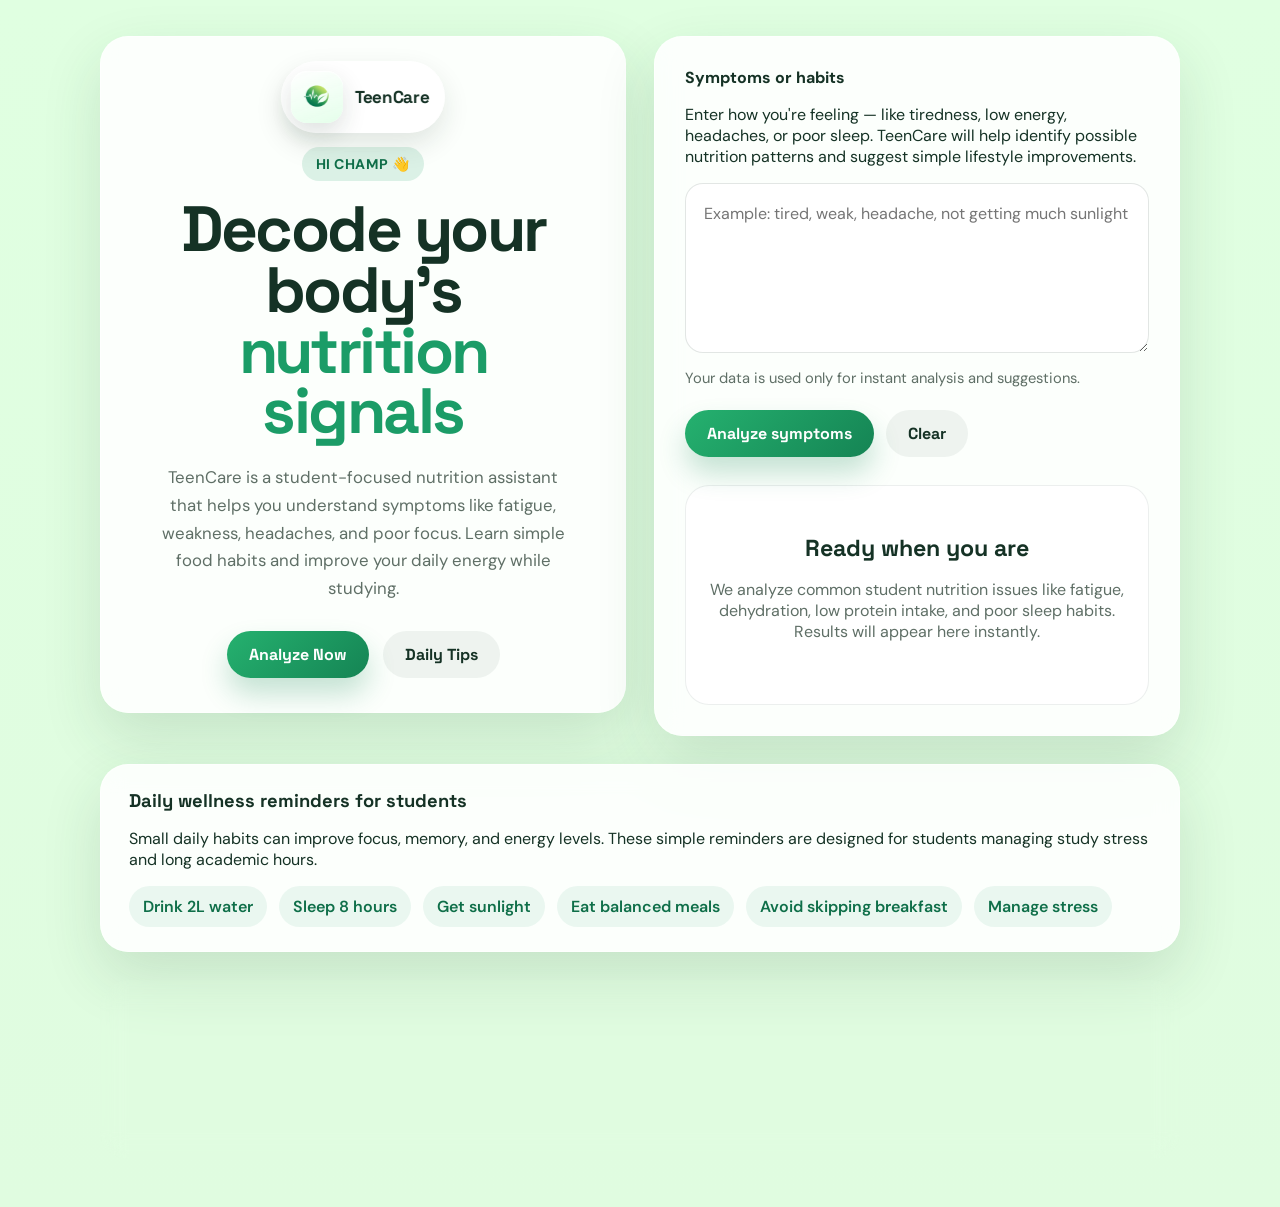
<file: index.html>
<!DOCTYPE html>
<html lang="en">
<head>
    <meta charset="UTF-8">
    <meta name="viewport" content="width=device-width, initial-scale=1.0">

    <!-- SEO META -->
    <title>TeenCare | Nutrition & Health Guide for Students</title>
    <meta name="description" content="TeenCare helps students understand nutrition signals, symptoms like fatigue, weakness, headaches, and provides simple diet and wellness tips for better health and focus.">
    <meta name="keywords" content="teen nutrition, student health, nutrition guide, fatigue remedies, healthy lifestyle for teens, diet tips students">
    <meta name="author" content="TeenCare">

    <!-- Open Graph (for sharing on WhatsApp/Instagram) -->
    <meta property="og:title" content="TeenCare - Student Nutrition & Health Guide">
    <meta property="og:description" content="Decode your body signals and improve your health with simple nutrition insights made for students.">
    <meta property="og:type" content="website">
    <link rel="apple-touch-icon" sizes="57x57" href="apple-icon-57x57.png">
<link rel="apple-touch-icon" sizes="60x60" href="apple-icon-60x60.png">
<link rel="apple-touch-icon" sizes="72x72" href="apple-icon-72x72.png">
<link rel="apple-touch-icon" sizes="76x76" href="apple-icon-76x76.png">
<link rel="apple-touch-icon" sizes="114x114" href="apple-icon-114x114.png">
<link rel="apple-touch-icon" sizes="120x120" href="apple-icon-120x120.png">
<link rel="apple-touch-icon" sizes="144x144" href="apple-icon-144x144.png">
<link rel="apple-touch-icon" sizes="152x152" href="apple-icon-152x152.png">
<link rel="apple-touch-icon" sizes="180x180" href="apple-icon-180x180.png">
<link rel="icon" type="image/png" sizes="192x192"  href="android-icon-192x192.png">
<link rel="icon" type="image/png" sizes="32x32" href="favicon-32x32.png">
<link rel="icon" type="image/png" sizes="96x96" href="favicon-96x96.png">
<link rel="icon" type="image/png" sizes="16x16" href="favicon-16x16.png">
<link rel="manifest" href="manifest.json">
<meta name="msapplication-TileColor" content="#ffffff">
<meta name="msapplication-TileImage" content="ms-icon-144x144.png">
<meta name="theme-color" content="#ffffff">

    <link rel="preconnect" href="https://fonts.googleapis.com">
    <link rel="preconnect" href="https://fonts.gstatic.com" crossorigin>
    <link href="https://fonts.googleapis.com/css2?family=Space+Grotesk:wght@400;500;700&family=DM+Sans:wght@400;500;700&display=swap" rel="stylesheet">
    <link rel="stylesheet" href="style.css">
</head>

<body>
    <main class="page-shell">

        <section class="hero-card">
            <div class="brand-mark">
                <div class="logo-frame">
                    <img class="logo-image" src="logo.png" alt="TeenCare nutrition logo for students">
                </div>
                <span class="brand-name">TeenCare</span>
            </div>

            <p class="eyebrow">Hi champ 👋</p>

            <h1>
                Decode your body's <span>nutrition signals</span>
            </h1>

            <p class="hero-copy">
                TeenCare is a student-focused nutrition assistant that helps you understand symptoms like fatigue, weakness, headaches, and poor focus. Learn simple food habits and improve your daily energy while studying.
            </p>

            <div class="hero-buttons">
                <a class="primary-link" href="#symptoms">Analyze Now</a>
                <a class="secondary-link" href="#wellnessTips">Daily Tips</a>
            </div>
        </section>

        <section class="app-card">
            <label class="input-label" for="symptoms">Symptoms or habits</label>

            <p class="seo-text">
                Enter how you're feeling — like tiredness, low energy, headaches, or poor sleep. TeenCare will help identify possible nutrition patterns and suggest simple lifestyle improvements.
            </p>

            <textarea
                id="symptoms"
                placeholder="Example: tired, weak, headache, not getting much sunlight"
                aria-describedby="inputHelp"
            ></textarea>

            <div class="input-meta" id="inputHelp">
                Your data is used only for instant analysis and suggestions.
            </div>

            <div class="actions">
                <button id="analyzeButton" type="button">Analyze symptoms</button>
                <button id="clearButton" class="secondary-button" type="button">Clear</button>
            </div>

            <section id="result" class="result-panel empty" aria-live="polite">
                <div class="empty-state">
                    <h2>Ready when you are</h2>
                    <p>
                        We analyze common student nutrition issues like fatigue, dehydration, low protein intake, and poor sleep habits. Results will appear here instantly.
                    </p>
                </div>
            </section>
        </section>

        <section class="tips-card" id="wellnessTips">
            <h2 class="tips-title">Daily wellness reminders for students</h2>

            <p class="seo-text">
                Small daily habits can improve focus, memory, and energy levels. These simple reminders are designed for students managing study stress and long academic hours.
            </p>

            <div class="tips-grid">
                <span class="tip-pill">Drink 2L water</span>
                <span class="tip-pill">Sleep 8 hours</span>
                <span class="tip-pill">Get sunlight</span>
                <span class="tip-pill">Eat balanced meals</span>
                <span class="tip-pill">Avoid skipping breakfast</span>
                <span class="tip-pill">Manage stress</span>
            </div>
        </section>


        <section class="tips-card" id="wellnessTips">
            <h2>About TeenCare</h2>
            <p>
                TeenCare is designed for students who want simple, fast, and practical health awareness.
                It focuses on nutrition signals, daily habits, and student wellness without complexity.
            </p>
        </section>

    </main>

    <script src="script.js"></script>
</body>
</html>
</file>
<file: style.css>
:root {
    --bg-top: #fff6d8;
    --bg-bottom: #f3fff3;
    --panel: rgba(255, 255, 255, 0.88);
    --panel-strong: #ffffff;
    --text: #153225;
    --muted: #5f6f66;
    --line: rgba(21, 50, 37, 0.12);
    --accent: #1b9c67;
    --accent-dark: #0f6f49;
    --accent-soft: rgba(27, 156, 103, 0.14);
    --warning: #c45b2f;
    --shadow: 0 24px 60px rgba(34, 69, 51, 0.14);
    --radius-lg: 28px;
    --radius-md: 18px;
}

* {
    box-sizing: border-box;
}

html {
    scroll-behavior: smooth;
}

body {
    margin: 0;
    min-height: 100vh;
    font-family: "DM Sans", sans-serif;
    color: var(--text);
    background:
    linear-gradient(rgb(224, 255, 225),rgb(224, 252, 224))
}

h1,
h2,
h3,
button,
.primary-link,
.secondary-link,
.score-value,
.brand-name {
    font-family: "Space Grotesk", sans-serif;
}

.page-shell {
    width: min(1080px, calc(100% - 32px));
    margin: 0 auto;
    padding: 36px 0 48px;
    display: grid;
    grid-template-columns: 1fr 1fr;
    gap: 28px;
    align-items: start;
}

.hero-card,
.app-card,
.tips-card {
    background: var(--panel);
    border: 1px solid rgba(255, 255, 255, 0.55);
    border-radius: var(--radius-lg);
    box-shadow: var(--shadow);
    backdrop-filter: blur(12px);
}

.hero-card {
    position: relative;
    padding: 110px 34px 34px;
    text-align: center;
}

.brand-mark {
    position: absolute;
    top: 24px;
    left: 50%;
    transform: translateX(-50%);
    display: inline-flex;
    align-items: center;
    gap: 12px;
    padding: 10px 16px 10px 10px;
    border-radius: 999px;
    background: rgba(255, 255, 255, 0.82);
    box-shadow: 0 12px 28px rgba(21, 50, 37, 0.12);
    backdrop-filter: blur(10px);
}

.logo-frame {
    width: 52px;
    height: 52px;
    padding: 4px;
    border-radius: 16px;
    background: linear-gradient(160deg, rgba(255, 255, 255, 0.88), rgba(220, 255, 228, 0.74));
    box-shadow: inset 0 1px 0 rgba(255, 255, 255, 0.8), 0 10px 24px rgba(21, 50, 37, 0.14);
}

.logo-image {
    width: 100%;
    height: 100%;
    display: block;
    object-fit: cover;
    border-radius: 12px;
}

.brand-name {
    font-size: 1.08rem;
    font-weight: 700;
    letter-spacing: -0.02em;
}

.eyebrow {
    display: inline-flex;
    margin: 0 0 18px;
    padding: 8px 14px;
    border-radius: 999px;
    background: var(--accent-soft);
    color: var(--accent-dark);
    font-size: 0.88rem;
    font-weight: 700;
    letter-spacing: 0.04em;
    text-transform: uppercase;
}

h1 {
    margin: 0;
    font-size: clamp(2.7rem, 5vw, 4.5rem);
    line-height: 0.95;
    letter-spacing: -0.04em;
}

h1 span {
    color: var(--accent);
}

.hero-copy {
    margin: 22px auto 0;
    max-width: 34ch;
    color: var(--muted);
    font-size: 1.05rem;
    line-height: 1.65;
}

.hero-buttons {
    margin-top: 28px;
    display: flex;
    justify-content: center;
    gap: 14px;
    flex-wrap: wrap;
}

.primary-link,
.secondary-link,
button {
    border: none;
    border-radius: 999px;
    padding: 13px 22px;
    font-size: 1rem;
    font-weight: 700;
    text-decoration: none;
    cursor: pointer;
    transition: transform 0.2s ease, box-shadow 0.2s ease, background 0.2s ease;
}

.primary-link,
#analyzeButton {
    background: linear-gradient(135deg, #25b16f, #158454);
    color: #fff;
    box-shadow: 0 16px 28px rgba(21, 132, 84, 0.24);
}

.secondary-link,
.secondary-button {
    background: rgba(21, 50, 37, 0.06);
    color: var(--text);
}

.primary-link:hover,
.primary-link:focus-visible,
.secondary-link:hover,
.secondary-link:focus-visible,
button:hover,
button:focus-visible {
    transform: translateY(-2px);
}

.quick-tips {
    margin-top: 28px;
    display: flex;
    flex-wrap: wrap;
    justify-content: center;
    gap: 12px;
    align-items: center;
}

.quick-tips span {
    color: var(--muted);
    font-weight: 500;
}

.chip {
    background: rgba(255, 255, 255, 0.78);
    border: 1px solid rgba(27, 156, 103, 0.18);
    color: var(--text);
}

.app-card {
    padding: 30px;
}

.input-label {
    display: block;
    margin-bottom: 12px;
    font-weight: 700;
}

textarea {
    width: 100%;
    min-height: 170px;
    resize: vertical;
    padding: 18px 18px 20px;
    border-radius: var(--radius-md);
    border: 1px solid var(--line);
    background: rgba(255, 255, 255, 0.95);
    color: var(--text);
    font: inherit;
    font-size: 1rem;
    line-height: 1.55;
    transition: border-color 0.2s ease, box-shadow 0.2s ease;
}

textarea:focus {
    outline: none;
    border-color: rgba(27, 156, 103, 0.45);
    box-shadow: 0 0 0 4px rgba(27, 156, 103, 0.12);
}

.input-meta {
    margin-top: 10px;
    color: var(--muted);
    font-size: 0.92rem;
}

.actions {
    margin-top: 22px;
    display: flex;
    gap: 12px;
    flex-wrap: wrap;
}

.result-panel {
    margin-top: 28px;
    padding: 22px;
    border-radius: 24px;
    background: var(--panel-strong);
    border: 1px solid rgba(21, 50, 37, 0.08);
}

.result-panel.empty {
    display: grid;
    place-items: center;
    min-height: 220px;
    text-align: center;
}

.empty-state h2 {
    margin: 0;
    font-size: 1.45rem;
}

.empty-state p,
.result-note,
.match-copy {
    color: var(--muted);
}

.results-header {
    display: flex;
    justify-content: space-between;
    gap: 16px;
    align-items: start;
    margin-bottom: 20px;
}

.results-header h2 {
    margin: 0;
    font-size: 1.55rem;
}

.results-header p {
    margin: 6px 0 0;
}

.score-pill {
    min-width: 120px;
    padding: 12px 16px;
    border-radius: 20px;
    background: linear-gradient(135deg, rgba(27, 156, 103, 0.1), rgba(255, 217, 102, 0.2));
    text-align: center;
}

.score-value {
    display: block;
    font-size: 1.65rem;
    font-weight: 700;
}

.score-label {
    display: block;
    margin-top: 2px;
    color: var(--muted);
    font-size: 0.88rem;
}

.result-grid {
    display: grid;
    gap: 14px;
}

.result-card {
    padding: 18px;
    border: 1px solid rgba(21, 50, 37, 0.08);
    border-radius: 20px;
    background: linear-gradient(180deg, #fff, #fbfefb);
}

.result-card-header {
    display: flex;
    justify-content: space-between;
    gap: 12px;
    align-items: center;
}

.result-card h3 {
    margin: 0;
    font-size: 1.15rem;
}

.match-badge {
    padding: 8px 12px;
    border-radius: 999px;
    background: var(--accent-soft);
    color: var(--accent-dark);
    font-size: 0.88rem;
    font-weight: 700;
    white-space: nowrap;
}

.match-copy {
    margin: 12px 0 14px;
    line-height: 1.55;
}

.food-tags {
    display: flex;
    flex-wrap: wrap;
    gap: 10px;
}

.food-tag {
    padding: 8px 12px;
    border-radius: 999px;
    background: rgba(255, 217, 102, 0.24);
    color: #5e4707;
    font-size: 0.9rem;
    font-weight: 500;
}

.result-note {
    margin: 18px 0 0;
    padding: 14px 16px;
    border-radius: 16px;
    background: rgba(196, 91, 47, 0.08);
    color: #7f3f23;
    line-height: 1.5;
}

.result-note strong {
    color: var(--warning);
}

.tips-card {
    grid-column: 1 / -1;
    padding: 24px 28px;
}

.tips-title {
    margin: 0 0 16px;
    font-size: 1.15rem;
}

.tips-grid {
    display: flex;
    flex-wrap: wrap;
    gap: 12px;
}

.tip-pill {
    display: inline-flex;
    padding: 10px 14px;
    border-radius: 999px;
    background: rgba(27, 156, 103, 0.08);
    color: var(--accent-dark);
    font-weight: 600;
}

@media (max-width: 900px) {
    .page-shell {
        grid-template-columns: 1fr;
        padding: 24px 0 40px;
    }

    .tips-card {
        grid-column: auto;
    }
}

@media (max-width: 640px) {
    .page-shell {
        width: min(100% - 20px, 1080px);
    }

    .hero-card,
    .app-card,
    .tips-card {
        padding-left: 22px;
        padding-right: 22px;
        border-radius: 24px;
    }

    .hero-card {
        padding-top: 96px;
    }

    .brand-mark {
        top: 18px;
        padding: 8px 14px 8px 8px;
    }

    .logo-frame {
        width: 46px;
        height: 46px;
    }

    .results-header,
    .result-card-header {
        flex-direction: column;
        align-items: start;
    }

    .score-pill {
        min-width: auto;
    }
}
</file>
